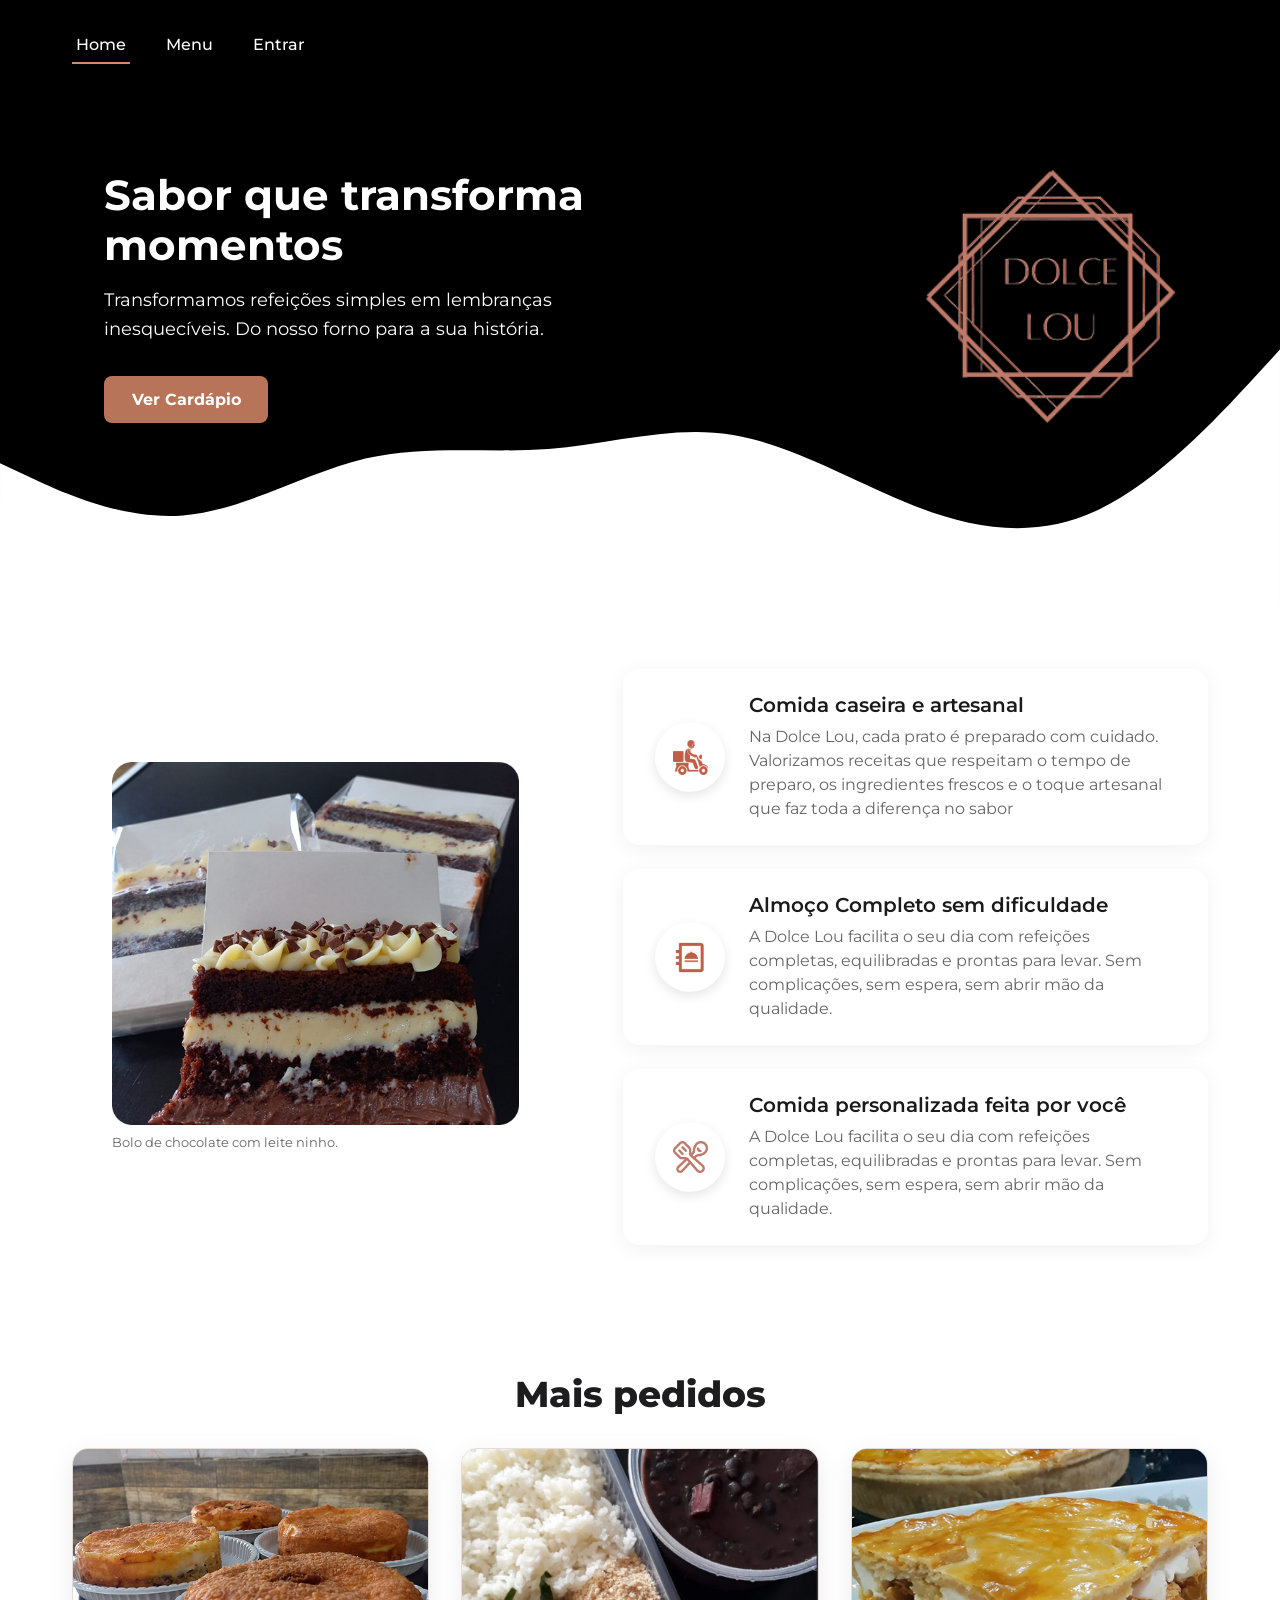
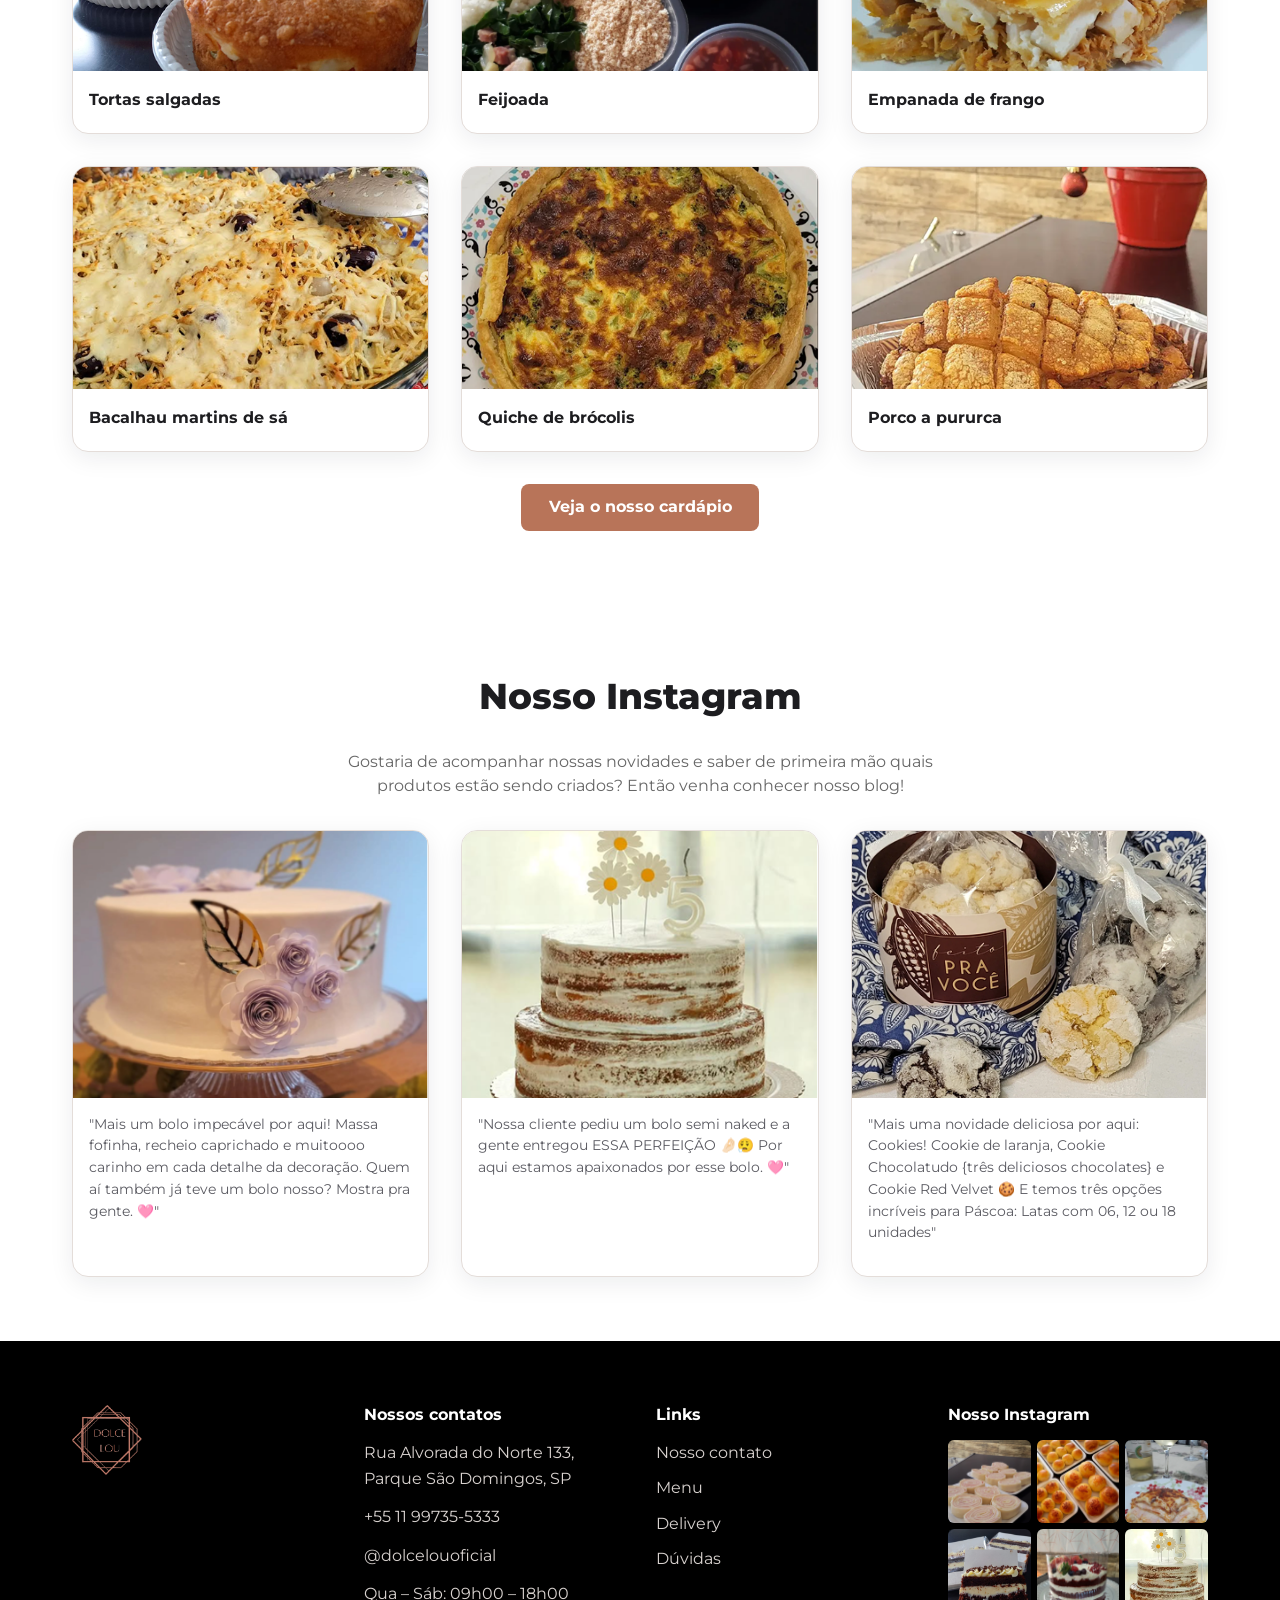
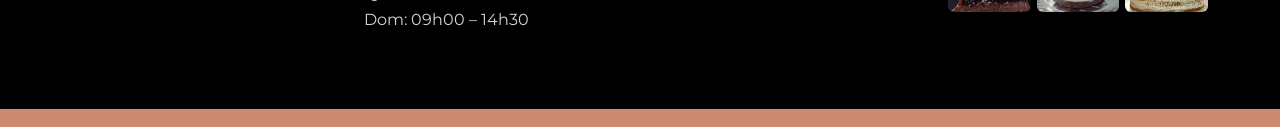
<file: src/main/resources/static/index.html>
<!DOCTYPE html>
<html lang="pt-BR">

<head>
  <meta charset="UTF-8">
  <meta name="viewport" content="width=device-width, initial-scale=1.0">
  <title>Dolce Lou | Página Inicial</title>
  <meta name="description"
    content="Dolce Lou: comida caseira e artesanal, salgados, massas e bolos sob encomenda em São Domingos, SP.">


  <link rel="preconnect" href="https://fonts.googleapis.com">
  <link rel="preconnect" href="https://fonts.gstatic.com" crossorigin>
  <link href="https://fonts.googleapis.com/css2?family=Montserrat:wght@400;500;700;800&display=swap" rel="stylesheet">

  <link rel="stylesheet" href="style.css">
</head>

<body>

  <a class="pular-conteudo" href="#conteudo">Pular para o conteúdo</a>


  <header class="header-onda">

    <nav class="navbar-onda nav public-nav container" aria-label="Navegação principal">
      <ul class="menu-onda nav__lista">
        <li><a class="nav__link" href="index.html" aria-current="page">Home</a></li>
        <li><a class="nav__link" href="cardapio.html">Menu</a></li>

        <li id="nav-item-conta"><a class="nav__link" href="login.html" id="nav-link-entrar">Entrar</a></li>
        <li id="nav-item-sair" hidden><button type="button" class="nav__link botao-sair-onda" id="botao-sair">Sair</button></li>
      </ul>
    </nav>

    <div class="hero-onda">

      <div class="text-onda">
        <h1 id="hero-titulo">Sabor que transforma momentos</h1>
        <p>Transformamos refeições simples em lembranças inesquecíveis. Do nosso forno para a sua história.</p>
        <a class="botao botao--primario" href="cardapio.html" download>Ver Cardápio</a>
      </div>

      <div class="image-onda">
        <img src="fotinhas/logo (2).png" alt="Dolce Lou">
      </div>

    </div>

    <svg class="wave" viewBox="0 0 1440 320">
      <path fill="#ffffff"
        d="M0,160L34.3,176C68.6,192,137,224,206,218.7C274.3,213,343,171,411,154.7C480,139,549,149,617,144C685.7,139,754,117,823,128C891.4,139,960,181,1029,208C1097.1,235,1166,245,1234,213.3C1302.9,181,1371,107,1406,69.3L1440,32L1440,320L0,320Z">
      </path>
    </svg>

  </header>

  <main id="conteudo">
    
    <section class="secao container destaques" aria-labelledby="destaques-titulo">
      <h2 id="destaques-titulo" class="sr-apenas">Nossos diferenciais</h2>
      <figure>
        <img src="fotinhas/bolochoccreme.png"
          alt="Fatia de bolo de chocolate com cobertura cremosa servida em um prato escuro." loading="lazy">
        <figcaption class="texto-suave" style="font-size:.8rem;margin-top:.5rem">Bolo de chocolate com leite ninho.</figcaption>
      </figure>

      <ul class="destaques__lista">
        <li class="destaque">
          <span class="destaque__icone" aria-hidden="true">
            <img src="fotinhas/Icon2.png" alt="Ícone de entrega" class="destaque__imagem">
          </span>
          <div>
            <h3 class="destaque__titulo">Comida caseira e artesanal</h3>
            <p class="texto-suave">Na Dolce Lou, cada prato é preparado com cuidado. Valorizamos receitas que respeitam o tempo de preparo, os ingredientes frescos e o toque artesanal que faz toda a diferença no sabor</p>
          </div>
        </li>
      
        <li class="destaque">
          <span class="destaque__icone" aria-hidden="true">
            <img src="fotinhas/Icon3.png" alt="Ícone de cardápio" class="destaque__imagem">
          </span>
          <div>
            <h3 class="destaque__titulo">Almoço Completo sem dificuldade</h3>
            <p class="texto-suave">A Dolce Lou facilita o seu dia com refeições completas, equilibradas e prontas para levar. Sem complicações, sem espera, sem abrir mão da qualidade.</p>
          </div>
        </li>
      
        <li class="destaque">
          <span class="destaque__icone" aria-hidden="true">
            <img src="fotinhas/Icon1.png" alt="Ícone de talheres" class="destaque__imagem">
          </span>
          <div>
            <h3 class="destaque__titulo">Comida personalizada feita por você</h3>
            <p class="texto-suave">A Dolce Lou facilita o seu dia com refeições completas, equilibradas e prontas para levar. Sem complicações, sem espera, sem abrir mão da qualidade.</p>
          </div>
        </li>
      </ul>
    </section>


    <section class="secao container" aria-labelledby="mais-pedidos-titulo">
      <h2 id="mais-pedidos-titulo" class="titulo-secao">Mais pedidos</h2>

      <ul class="produtos-grade">

        <li>
            <button type="button" class="produto"
            data-imagem="fotinhas/tortas_salgadas.png">
            <img class="produto__imagem" src="fotinhas/tortas_salgadas.png"
              alt="Tortas salgadas" loading="lazy">
              <span class="produto__nome">Tortas salgadas</span>

          </button>
        </li>
        <li>
            <button type="button" class="produto"
            data-descricao="Folheados crocantes assados na hora, recheios de queijo e presunto."
            data-imagem="fotinhas/feijoada.png">
            <img class="produto__imagem" src="fotinhas/feijoada.png"
              alt="Feijoada" loading="lazy">
            <span class="produto__corpo">
              <span class="produto__nome">Feijoada</span>
              
            </span>
          </button>
        </li>
        <li>
            <button type="button" class="produto"
            data-descricao="Empanada de frango saborosa."
            data-imagem="fotinhas/empada_frango.png">
            <img class="produto__imagem" src="fotinhas/empada_frango.png"
              alt="Empanada de frango." loading="lazy">
            <span class="produto__corpo">
              <span class="produto__nome">Empanada de frango</span>
             
            </span>
          </button>
        </li>
        <li>
            <button type="button" class="produto"
            data-descricao="Delicioso bacalhau martins de sá"
            data-imagem="fotinhas/bacalhau.png">
            <img class="produto__imagem" src="fotinhas/bacalhau.png"
              alt="Bacalhau martins de sá." loading="lazy">
            <span class="produto__corpo">
              <span class="produto__nome">Bacalhau martins de sá</span>
             
            </span>
          </button>
        </li>
        <li>
            <button type="button" class="produto"
            data-descricao="Quiche de massa amanteigada com recheio de brócolis e queijo."
            data-imagem="fotinhas/brocolis.png">
            <img class="produto__imagem" src="fotinhas/brocolis.png" alt="Quiche de brócolis recém-assada."
              loading="lazy">
            <span class="produto__corpo">
              <span class="produto__nome">Quiche de brócolis</span>
              
            </span>
          </button>
        </li>
        <li>
            <button type="button" class="produto">
            <img class="produto__imagem" src="fotinhas/pururuca.png" alt="Delicioso prato porco a pururuca"
              loading="lazy">
            <span class="produto__corpo">
              <span class="produto__nome">Porco a pururca</span>
              
            </span>
          </button>
        </li>
      </ul>

      <p class="centralizar"><a class="botao botao--primario" href="cardapio.html">Veja o nosso cardápio</a></p>
    </section>

    
    <section class="secao container" aria-labelledby="instagram-titulo">
      <h2 id="instagram-titulo" class="titulo-secao">Nosso Instagram</h2>
      <p class="centralizar texto-suave" style="max-width:640px;margin:0 auto 2rem">
        Gostaria de acompanhar nossas novidades e saber de primeira mão quais produtos estão sendo criados? Então venha conhecer nosso blog! 
      </p>

      <ul class="instagram-grade">
        <li class="post">
          <img class="post__imagem" src="fotinhas/unsplash_WBMi3TLZdZc.png"
            alt="bolo co decoração florida" loading="lazy">
          <p class="post__legenda">"Mais um bolo impecável por aqui!
Massa fofinha, recheio caprichado e muitoooo carinho em cada detalhe da decoração.

Quem aí também já teve um bolo nosso? Mostra pra gente. 🩷"</p>
        </li>
        <li class="post">
          <img class="post__imagem" src="fotinhas/unsplash_WBMi3TLZdZc (1).png"
            alt="Bolo decorado com enfeites de margarida" loading="lazy">
          <p class="post__legenda">"Nossa cliente pediu um bolo semi naked e a gente entregou ESSA PERFEIÇÃO 🤌🏻😮‍💨

Por aqui estamos apaixonados por esse bolo. 🩷"</p>
        </li>
        <li class="post">
          <img class="post__imagem" src="fotinhas/unsplash_WBMi3TLZdZc (2).png" alt="Bandeja de salgados variados dourados."
            loading="lazy">
          <p class="post__legenda">"Mais uma novidade deliciosa por aqui: Cookies!

Cookie de laranja, Cookie Chocolatudo {três deliciosos chocolates} e Cookie Red Velvet 🍪

E temos três opções incríveis para Páscoa: Latas com 06, 12 ou 18 unidades"</p>
        </li>
      </ul>
    </section>
  </main>

  <footer class="rodape">
    <div class="container rodape__grade">
      <div>
        <a class="logo logo--rodape" href="index.html" aria-label="Dolce Lou" style="color: var(--cor-terracota)">
          <img src="fotinhas/logo (2).png" alt="Dolce Lou" width="70" height="70">
        </a>
      </div>

      <div>
        <h2 class="rodape__titulo">Nossos contatos</h2>
        <address style="font-style:normal">
          <p class="rodape__contato">
            
            <span>Rua Alvorada do Norte 133, Parque São Domingos, SP</span>
          </p>
          <p class="rodape__contato">
            
            <a class="rodape__link" href="tel:+5511997355333">+55 11 99735-5333</a>
          </p>
          <p class="rodape__contato">
           
            <span>@dolcelouoficial</span>
          </p>
          <p class="rodape__contato">
            
            <span>Qua – Sáb: 09h00 – 18h00<br>Dom: 09h00 – 14h30</span>
          </p>
        </address>
      </div>

      <nav aria-label="Links do rodapé">
        <h2 class="rodape__titulo">Links</h2>
        <ul class="rodape__lista">
          <li><a class="rodape__link" href="#">Nosso contato</a></li>
          <li><a class="rodape__link" href="cardapio.html">Menu</a></li>
          <li><a class="rodape__link" href="#">Delivery</a></li>
          <li><a class="rodape__link" href="#">Dúvidas</a></li>
        </ul>
      </nav>

      <div>
        <h2 class="rodape__titulo">Nosso Instagram</h2>
        <div class="rodape__instagram">
          <img src="fotinhas/unsplash_PxJ9zkM2wdA.png" alt="Produtos da dolce lou" loading="lazy">
          <img src="fotinhas/unsplash_idTwDKt2j2o.png" alt="Produtos da dolce lou" loading="lazy">
          <img src="fotinhas/unsplash__79ZJS8pV70.png" alt="Produtos da dolce lou" loading="lazy">
          <img src="fotinhas/bolochoccreme.png" alt="Produtos da dolce lou" loading="lazy">
          <img src="fotinhas/unsplash_jeiqzOgwwKU.png" alt="Produtos da dolce lou" loading="lazy">
          <img src="fotinhas/unsplash_WBMi3TLZdZc (1).png" alt="Produtos da dolce lou" loading="lazy">
        </div>
      </div>
    </div>
    <div class="rodape__faixa" aria-hidden="true"></div>
  </footer>

 
  <div class="modal" id="modal-compra" role="dialog" aria-modal="true" aria-labelledby="compra-nome" hidden>
    <div class="modal__fundo" tabindex="-1"></div>
    <div class="modal__caixa">
      <button type="button" class="modal__fechar" aria-label="Fechar janela de compra">×</button>
      <div class="compra__corpo">
        <h2 class="compra__nome" id="compra-nome">Produto</h2>
        <p class="compra__descricao"></p>
        <p class="compra__preco-base">R$ 0,00 / kg</p>

        <fieldset class="compra__opcoes" style="border:0;padding:0;margin:0">
          <legend class="sr-apenas">Forma de venda</legend>
          <button type="button" class="opcao-peso" data-unidade="kg" aria-pressed="true">Por kg</button>
          <button type="button" class="opcao-peso" data-unidade="un" aria-pressed="false" hidden>Por unidade</button>
        </fieldset>

        <div class="compra__quantidade">
          <span class="compra__quantidade-rotulo" id="rotulo-qtd">Quantidade (kg)</span>
          <div class="contador" role="group" aria-labelledby="rotulo-qtd">
            <button type="button" class="contador__botao contador__menos" aria-label="Diminuir quantidade">−</button>
            <output class="contador__valor" aria-live="polite">0,5 kg</output>
            <button type="button" class="contador__botao contador__mais" aria-label="Aumentar quantidade">+</button>
          </div>
        </div>

        <div class="compra__total">
          <span>Total</span>
          <span class="compra__total-valor">R$ 0,00</span>
        </div>

        <button type="button" class="botao botao--primario botao--bloco compra__adicionar" style="margin-top:1rem">
          Adicionar ao carrinho
        </button>
      </div>
    </div>
  </div>

  <div id="avisos" class="sr-apenas" role="status" aria-live="polite"></div>

</body>

</html>
</file>
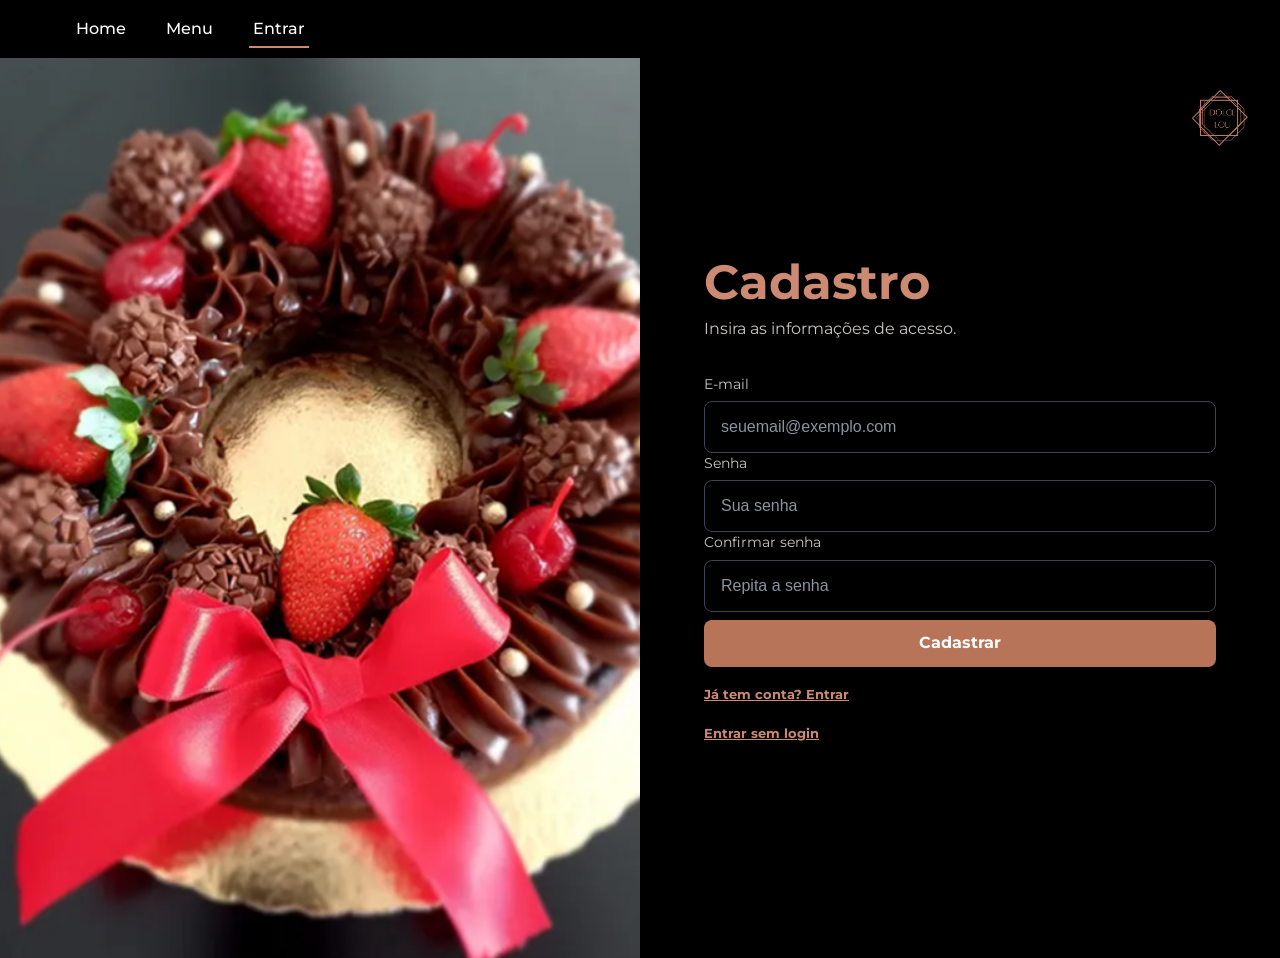
<file: src/main/resources/static/admin-cadastro.html>
<!DOCTYPE html>
<html lang="pt-BR">

<head>
  <meta charset="UTF-8">
  <meta name="viewport" content="width=device-width, initial-scale=1.0">
  <title>Cadastro | Dolce Lou</title>
  <meta name="description" content="Cadastro de contas de acesso da Dolce Lou.">

  <link rel="preconnect" href="https://fonts.googleapis.com">
  <link rel="preconnect" href="https://fonts.gstatic.com" crossorigin>
  <link href="https://fonts.googleapis.com/css2?family=Montserrat:wght@400;500;700;800&display=swap" rel="stylesheet">
  <link rel="stylesheet" href="style.css">
</head>

<body>
  <a class="pular-conteudo" href="#conteudo">Pular para o conteúdo</a>

  <div class="painel">

    <!-- barrinha do lado-->
    <header class="painel-lateral">
      <a class="painel-lateral__logo logo" href="dashboard.html" aria-label="Dolce Lou — painel">
        <img src="fotinhas/logo (2).png" alt="Dolce Lou" width="56" height="56">
      </a>
      <nav class="painel-nav" aria-label="Menu do painel">
        <a class="painel-nav__link" href="admin-cardapio.html">Menu</a>
        <a class="painel-nav__link" href="admin-pedidos.html">Pedidos</a>
        <a class="painel-nav__link" href="admin-cadastro.html" aria-current="page">Cadastro</a>
        <a class="painel-nav__link" href="dashboard.html">BI</a>
      </nav>
      <div class="painel-lateral__sair">
        <a class="painel-nav__link" href="login.html">Sair</a>
      </div>
    </header>
    

    <!-- conteudo  -->
    <main class="painel-conteudo" id="conteudo">
      <div class="painel-cabecalho">
        <div>
          <h1 class="painel-cabecalho__titulo">Cadastro</h1>
          <p class="texto-suave">Cadastre novas contas de acesso (funcionários ou clientes).</p>
        </div>
      </div>

      <div class="painel-colunas">

        <form class="painel-formulario formulario" id="formulario-cadastro-conta" novalidate>
          <div class="campo">
            <label class="campo__rotulo" for="novo-email">E-mail</label>
            <input class="campo__entrada" type="email" id="novo-email" name="email" autocomplete="email"
              placeholder="pessoa@exemplo.com" required>
          </div>

          <div class="formulario__linha">
            <div class="campo">
              <label class="campo__rotulo" for="nova-senha">Senha</label>
              <input class="campo__entrada" type="password" id="nova-senha" name="senha" autocomplete="new-password"
                placeholder="Senha de acesso" required minlength="6">
            </div>

            <div class="campo">
              <label class="campo__rotulo" for="confirmar-nova-senha">Confirmar senha</label>
              <input class="campo__entrada" type="password" id="confirmar-nova-senha" name="confirmar_senha"
                autocomplete="new-password" placeholder="Repita a senha" required minlength="6">
            </div>
          </div>

          <div class="formulario__linha formulario__linha--rodape">
            <div class="campo">
              <label class="campo__rotulo" for="novo-tipo-conta">Tipo de conta</label>
              <select class="campo__entrada" id="novo-tipo-conta" name="acesso" required>
                <option value="FUNCIONARIO" selected>Funcionário</option>
                <option value="COMPRADOR">Cliente</option>
              </select>
            </div>

            <div class="campo">
              <span class="campo__rotulo" aria-hidden="true">&nbsp;</span>
              <button type="submit" class="botao botao--primario botao--bloco">Cadastrar conta</button>
            </div>
          </div>
        </form>

        <aside class="dashboard-card" aria-labelledby="cadastro-dicas-titulo">
          <h2 class="dashboard-card__titulo" id="cadastro-dicas-titulo">Tipos de conta</h2>
          <p class="texto-suave">Toda conta usa e-mail e senha únicos (o tipo escolhido define o que a pessoa consegue
            acessar).</p>
          <div class="indicadores">
            <div class="indicador">
              <span>
                <strong>Funcionário</strong><br>
                <span class="texto-suave" style="font-size:.85rem">Acessa o painel administrativo: Menu, Pedidos,
                  Cadastro e BI.</span>
              </span>
            </div>
            <div class="indicador">
              <span>
                <strong>Cliente</strong><br>
                <span class="texto-suave" style="font-size:.85rem">Acessa a loja para comprar e acompanhar os próprios
                  pedidos.</span>
              </span>
            </div>
          </div>
        </aside>
      </div>

      <!--
        anotaçãozinha: os dados q eu coloquei sao dados de demonstração. O AcessoEntity no backnd nn tem campo nome,
        por isso a listagem usa o e-mail como identificação da conta
      -->
      <section class="tabela-categoria" aria-labelledby="contas-titulo">
        <h2 class="tabela-categoria__titulo" id="contas-titulo">Contas cadastradas</h2>
        <div class="tabela-rolagem" tabindex="0" role="region" aria-label="Tabela de contas cadastradas, rolável">
          <table class="tabela">
            <caption class="sr-apenas">Lista de contas de acesso cadastradas</caption>
            <thead>
              <tr>
                <th scope="col">E-mail</th>
                <th scope="col">Tipo de conta</th>
                <th scope="col"><span class="sr-apenas">Ações</span></th>
              </tr>
            </thead>
            <tbody data-lista="contas">
              <tr class="tabela__estado"><td colspan="3">Carregando contas…</td></tr>
            </tbody>
          </table>
        </div>
      </section>
    </main>
  </div>

  <div id="avisos" class="sr-apenas" role="status" aria-live="polite"></div>
  <div id="notificacao" class="notificacao" role="status" aria-live="polite"></div>

  <script src="js/adm.js"></script>
</body>

</html>
</file>
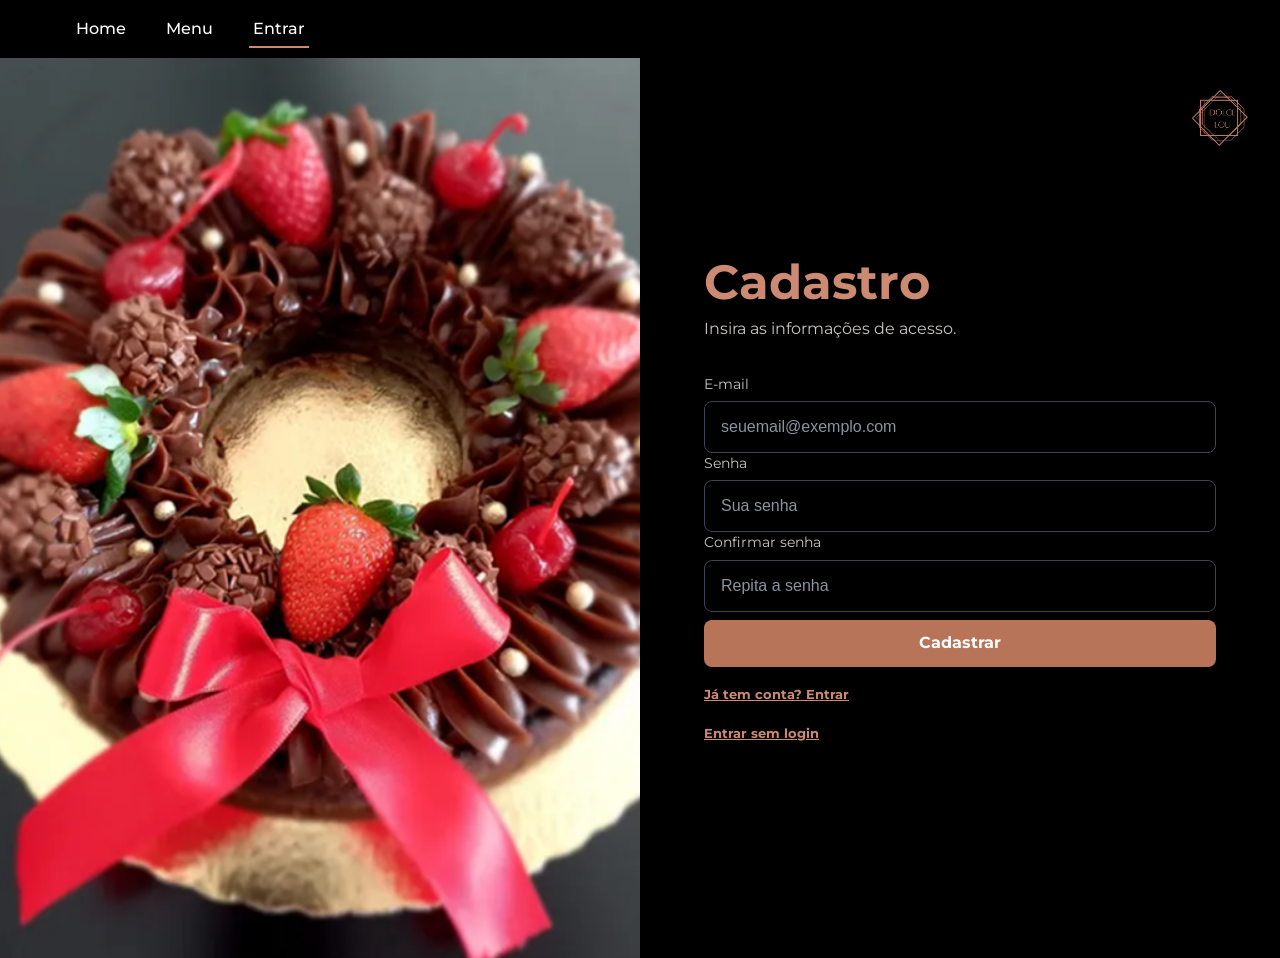
<file: src/main/resources/static/admin-cardapio.html>
<!DOCTYPE html>
<html lang="pt-BR">

<head>
  <meta charset="UTF-8">
  <meta name="viewport" content="width=device-width, initial-scale=1.0">
  <title>Menu | Dolce Lou</title>
  <meta name="description" content="Gerenciamento de produtos do cardápio da Dolce Lou.">

  <link rel="preconnect" href="https://fonts.googleapis.com">
  <link rel="preconnect" href="https://fonts.gstatic.com" crossorigin>
  <link href="https://fonts.googleapis.com/css2?family=Montserrat:wght@400;500;700;800&display=swap" rel="stylesheet">
  <link rel="stylesheet" href="style.css">
</head>

<body>
  <a class="pular-conteudo" href="#conteudo">Pular para o conteúdo</a>

  <div class="painel">

    <!-- barrinha q fica do lado -->
    <header class="painel-lateral">
      <a class="painel-lateral__logo logo" href="dashboard.html" aria-label="Dolce Lou — painel">
        <img src="fotinhas/logo (2).png" alt="Dolce Lou" width="56" height="56">
      </a>
      <nav class="painel-nav" aria-label="Menu do painel">
        <a class="painel-nav__link" href="admin-cardapio.html" aria-current="page">Menu</a>
        <a class="painel-nav__link" href="admin-pedidos.html">Pedidos</a>
        <a class="painel-nav__link" href="admin-cadastro.html">Cadastro</a>
        <a class="painel-nav__link" href="dashboard.html">BI</a>
      </nav>
      <div class="painel-lateral__sair">
        <a class="painel-nav__link" href="login.html">Sair</a>
      </div>
    </header>

    <!--conteudo -->
    <main class="painel-conteudo" id="conteudo">
      <div class="painel-cabecalho">
        <div>
          <h1 class="painel-cabecalho__titulo">Menu</h1>
          <p class="texto-suave">Veja seus dados, edite informações ou cadastre produtos.</p>
        </div>
        <div class="painel-cabecalho__acoes">
          <div class="filtro-wrap">
            <button type="button" class="botao botao--contorno js-abrir-filtro-produtos">Filtros</button>
            <div class="filtro-painel" id="filtro-produtos" hidden>
              <p class="filtro-painel__titulo">Mostrar categorias</p>
              <label class="filtro-painel__opcao">
                <input type="checkbox" value="secao-cat-bolos" checked>
                Bolos
              </label>
              <label class="filtro-painel__opcao">
                <input type="checkbox" value="secao-cat-salgados" checked>
                Salgados e tortas
              </label>
              <label class="filtro-painel__opcao">
                <input type="checkbox" value="secao-cat-massas" checked>
                Massas
              </label>
              <div class="filtro-painel__acoes">
                <button type="button" class="botao botao--contorno js-limpar-filtro" style="padding:.4rem .8rem;font-size:.85rem">Mostrar tudo</button>
              </div>
            </div>
          </div>
          <button type="button" class="botao botao--primario js-criar-produto">Criar produto</button>
        </div>
      </div>

      <!-- bólos -->
      <section class="tabela-categoria" id="secao-cat-bolos" aria-labelledby="cat-bolos">
        <h2 class="tabela-categoria__titulo" id="cat-bolos">Bolos</h2>
        <div class="tabela-rolagem" tabindex="0" role="region" aria-label="Tabela de bolos, rolável">
          <table class="tabela">
            <caption class="sr-apenas">Lista de bolos cadastrados</caption>
            <thead>
              <tr>
                <th scope="col">Nome</th>
                <th scope="col">Medida</th>
                <th scope="col">Preço</th>
                <th scope="col">Descrição</th>
                <th scope="col"><span class="sr-apenas">Ações</span></th>
              </tr>
            </thead>
            <tbody data-lista="bolos">
              <tr class="tabela__estado"><td colspan="5">Carregando produtos…</td></tr>
            </tbody>
          </table>
        </div>
      </section>

      <!-- salgados -->
      <section class="tabela-categoria" id="secao-cat-salgados" aria-labelledby="cat-salgados">
        <h2 class="tabela-categoria__titulo" id="cat-salgados">Salgados e tortas</h2>
        <div class="tabela-rolagem" tabindex="0" role="region" aria-label="Tabela de salgados e tortas, rolável">
          <table class="tabela">
            <caption class="sr-apenas">Lista de salgados e tortas cadastrados</caption>
            <thead>
              <tr>
                <th scope="col">Nome</th>
                <th scope="col">Medida</th>
                <th scope="col">Preço</th>
                <th scope="col">Descrição</th>
                <th scope="col"><span class="sr-apenas">Ações</span></th>
              </tr>
            </thead>
            <tbody data-lista="salgados">
              <tr class="tabela__estado"><td colspan="5">Carregando produtos…</td></tr>
            </tbody>
          </table>
        </div>
      </section>

      <!-- massa -->
      <section class="tabela-categoria" id="secao-cat-massas" aria-labelledby="cat-massas">
        <h2 class="tabela-categoria__titulo" id="cat-massas">Massas</h2>
        <div class="tabela-rolagem" tabindex="0" role="region" aria-label="Tabela de massas, rolável">
          <table class="tabela">
            <caption class="sr-apenas">Lista de massas cadastradas</caption>
            <thead>
              <tr>
                <th scope="col">Nome</th>
                <th scope="col">Medida</th>
                <th scope="col">Preço</th>
                <th scope="col">Descrição</th>
                <th scope="col"><span class="sr-apenas">Ações</span></th>
              </tr>
            </thead>
            <tbody data-lista="massas">
              <tr class="tabela__estado"><td colspan="5">Carregando produtos…</td></tr>
            </tbody>
          </table>
        </div>
      </section>
    </main>
  </div>


  <!-- pop-up de cadastro de produto (envia pro backend em js/adm.js) -->
  <div class="modal" id="modal-produto" role="dialog" aria-modal="true" aria-labelledby="produto-modal-titulo" hidden>
    <div class="modal__fundo" tabindex="-1"></div>
    <div class="modal__caixa">
      <button type="button" class="modal__fechar js-fechar-produto" aria-label="Fechar cadastro de produto">×</button>
      <div class="compra__corpo">
        <h2 id="produto-modal-titulo" style="margin-bottom:1rem">Novo produto</h2>
        <form class="formulario painel-formulario" id="formulario-produto" novalidate style="background:transparent;padding:0">
          <div class="campo">
            <label class="campo__rotulo" for="produto-nome">Nome</label>
            <input class="campo__entrada" type="text" id="produto-nome" name="nome" placeholder="Ex.: Bolo de cenoura" required>
          </div>
          <div class="formulario__linha">
            <div class="campo">
              <label class="campo__rotulo" for="produto-categoria">Categoria</label>
              <select class="campo__entrada" id="produto-categoria" name="categoria" required>
                <option value="bolo">Bolos</option>
                <option value="salgado">Salgados e tortas</option>
                <option value="massa">Massas</option>
              </select>
            </div>
            <div class="campo">
              <label class="campo__rotulo" for="produto-medida">Medida</label>
              <input class="campo__entrada" type="text" id="produto-medida" name="medida" placeholder="por kg / por unidade" required>
            </div>
          </div>
          <div class="campo">
            <label class="campo__rotulo" for="produto-preco">Preço (R$)</label>
            <input class="campo__entrada" type="number" id="produto-preco" name="preco" min="0" step="0.01" placeholder="0,00" required>
          </div>
          <div class="campo">
            <label class="campo__rotulo" for="produto-descricao">Descrição</label>
            <textarea class="campo__entrada" id="produto-descricao" name="descricao" rows="3" style="font:inherit" placeholder="Como é o produto"></textarea>
          </div>
          <div class="campo">
            <label class="campo__rotulo" for="produto-quantidade">Quantidade</label>
            <textarea class="campo__entrada" id="produto-quantidade" name="Quantidade" rows="3" style="font:inherit" placeholder="0"></textarea>
          </div>
          <p class="texto-suave" id="produto-erro" role="alert" style="min-height:1.4rem;font-size:.9rem"></p>
          <button type="submit" class="botao botao--primario botao--bloco">Cadastrar produto</button>
        </form>
      </div>
    </div>
  </div>

  <div id="avisos" class="sr-apenas" role="status" aria-live="polite"></div>

  <div id="notificacao" class="notificacao" role="status" aria-live="polite"></div>

  <script src="js/adm.js"></script>
  <script src="js/admin.js"></script>
</body>

</html>
</file>
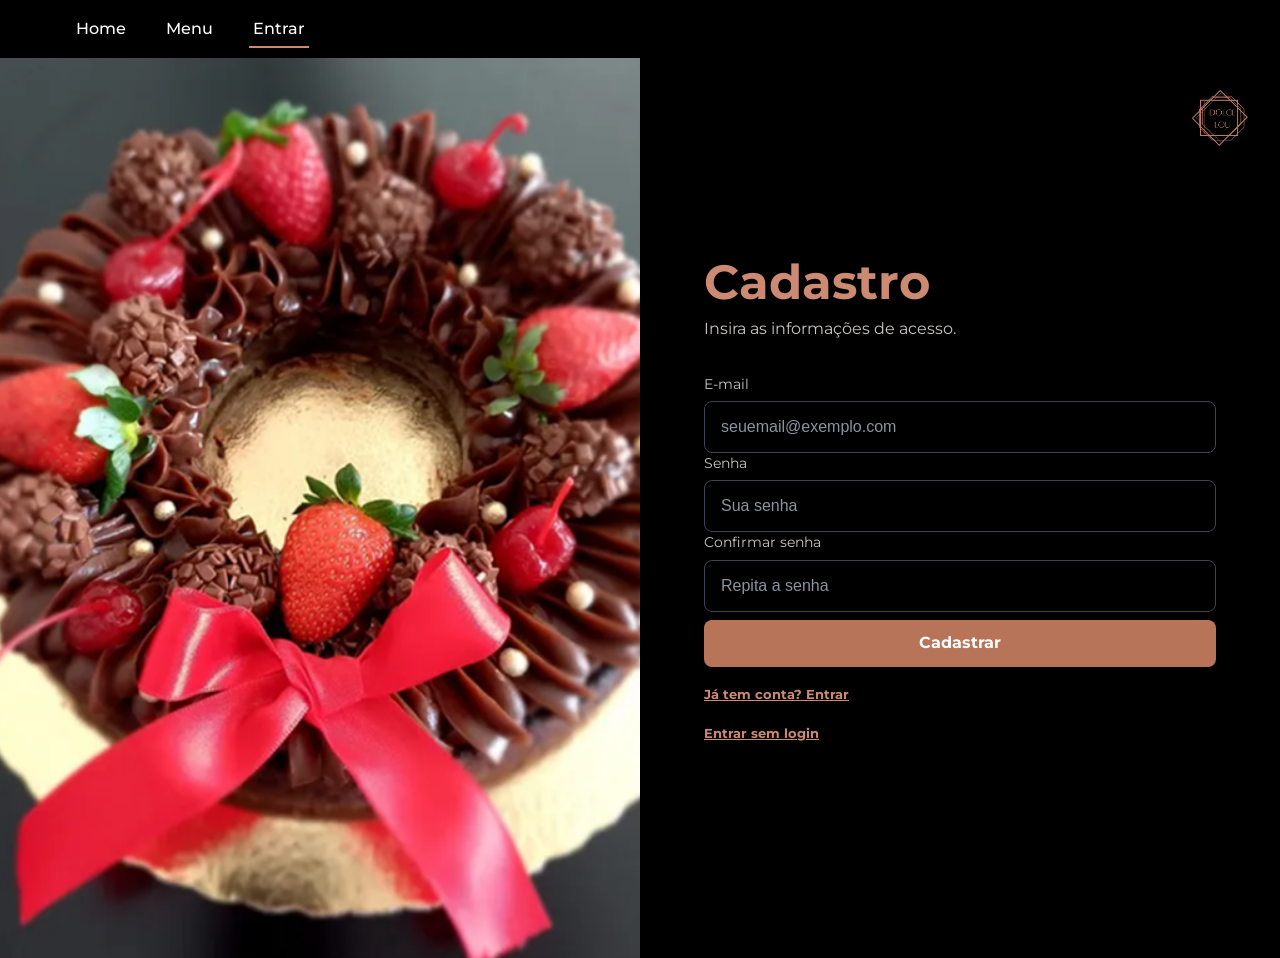
<file: src/main/resources/static/login.html>
<!DOCTYPE html>
<html lang="pt-BR">

<head>
  <meta charset="UTF-8">
  <meta name="viewport" content="width=device-width, initial-scale=1.0">
  <title>Cadastre-se | Dolce Lou</title>
  <meta name="description" content="Acesse ou crie sua conta na Dolce Lou.">

  <link rel="preconnect" href="https://fonts.googleapis.com">
  <link rel="preconnect" href="https://fonts.gstatic.com" crossorigin>
  <link href="https://fonts.googleapis.com/css2?family=Montserrat:wght@400;500;700;800&display=swap" rel="stylesheet">
  <link rel="stylesheet" href="style.css">
</head>

<body>
  <a class="pular-conteudo" href="#conteudo">Pular para o conteúdo</a>

  <header class="cabecalho">
    <div class="container cabecalho__interno">
      <nav class="nav public-nav" aria-label="Navegação principal">
        <ul class="nav__lista" id="menu-principal">
          <li><a class="nav__link" href="index.html">Home</a></li>
          <li><a class="nav__link" href="cardapio.html">Menu</a></li>
          <li><a class="nav__link" href="login.html" aria-current="page">Entrar</a></li>
        </ul>
      </nav>
    </div>
  </header>

  <main id="conteudo" class="login">
  
    <div class="login__figura" aria-hidden="true">
      <img src="fotinhas/bolologin.png" alt="">
    </div>

   
    <section class="login__painel" aria-labelledby="acesso-titulo">
      <a class="login__logo logo logo--pequeno" href="index.html" aria-label="Dolce Lou — página inicial">
        <img src="fotinhas/logo (2).png" alt="Logo da Dolce Lou" width="140" height="140">
      </a>

      <h1 class="login__titulo js-titulo-acesso" id="acesso-titulo">Cadastro</h1>
      <p class="login__subtitulo">Insira as informações de acesso.</p>

     
      <form id="loginForm">
        <div class="campo">
          <label class="campo__rotulo" for="email">E-mail</label>
          <input class="campo__entrada" type="email" id="email" name="email" autocomplete="email"
            placeholder="seuemail@exemplo.com" required>
        </div>

        <div class="campo">
          <label class="campo__rotulo" for="senha">Senha</label>
          <input class="campo__entrada" type="password" id="senha" name="senha" autocomplete="current-password"
            placeholder="Sua senha" required minlength="6">
        </div>

        <div class="campo campo--confirmar">
          <label class="campo__rotulo" for="confirmar-senha">Confirmar senha</label>
          <input class="campo__entrada" type="password" id="confirmar-senha" name="confirmar_senha"
            autocomplete="new-password" placeholder="Repita a senha" required minlength="6">
        </div>

        <button type="submit" class="botao botao--primario botao--bloco js-enviar-acesso"
          style="margin-top:.5rem">Cadastrar</button>

        <p class="login__alternar">
          <button type="button" class="js-alternar-login">Já tem conta? Entrar</button>
        </p>

        <p class="login__alternar">
          <button type="button" class="js-entrar-convidado">Entrar sem login</button>
        </p>
      </form>
    </section>
  </main>

  <div id="avisos" class="sr-apenas" role="status" aria-live="polite"></div>


  <script type="module" src="js/autenticacao.js"></script>
</body>

</html>
</file>
<file: src/main/resources/static/style.css>
:root {

--cor-escura: #000000;

--cor-escura-2: #000000;

--cor-terracota: #cc8a73;

--cor-terracota-media: #b87459;

--cor-terracota-cta: #b87459;

--cor-terracota-cta-hover: #b87459;


--cor-creme: #fdf6f3;
--cor-rosa-claro: #f7e9e4;

--cor-rosa-suave: #faece8;

--cor-rosa-sidebar: #ddb8ae;

--cor-branco: #ffffff;
--cor-cinza-claro: #f5f5f6;
--cor-borda: #e4ddd9;


--cor-texto: #1d1d20;
--cor-texto-suave: #5b5b62;
--cor-texto-claro: #ffffff;


--cor-editar: #2e7d32;

--cor-excluir: #c62828;

--cor-foco: #1d6fd6;



--fonte-base: 'Montserrat', -apple-system, BlinkMacSystemFont, 'Segoe UI', sans-serif;


--esp-xs: .5rem;
--esp-sm: 1rem;
--esp-md: 2rem;
--esp-lg: 4rem;
--esp-xl: 6rem;


--largura-conteudo: 1200px;
--raio-sm: 8px;
--raio-md: 16px;
--raio-lg: 28px;

--sombra-card: 0 6px 24px rgba(16, 26, 40, .08);
}

*,
*::before,
*::after {
box-sizing: border-box;
}

html {
scroll-behavior: smooth;
}

body {
margin: 0;
font-family: var(--fonte-base);
font-size: 16px;
line-height: 1.6;
color: var(--cor-texto);
background: var(--cor-branco);
-webkit-font-smoothing: antialiased;
}

img {
display: block;
max-width: 100%;
height: auto;

}

a {
color: inherit;
}

ul {
list-style: none;
margin: 0;
padding: 0;
}

button {
font-family: inherit;
cursor: pointer;
}



h1,
h2,
h3,
h4 {
margin: 0 0 var(--esp-sm);
line-height: 1.2;
font-weight: 700;
}

h1 {
font-size: clamp(2rem, 4vw, 3rem);
}

h2 {
font-size: clamp(1.6rem, 3vw, 2.25rem);
}

h3 {
font-size: 1.15rem;
}

p {
margin: 0 0 var(--esp-sm);
}

.titulo-secao {
text-align: center;
font-weight: 800;
margin-bottom: var(--esp-md);
}

.texto-suave {
color: var(--cor-texto-suave);
}

.pular-conteudo {
position: absolute;
left: var(--esp-sm);
top: -100px;
z-index: 999;
padding: .75rem 1.25rem;
background: var(--cor-escura);
color: var(--cor-texto-claro);
border-radius: var(--raio-sm);
transition: top .2s ease;
}

.pular-conteudo:focus {
top: var(--esp-sm);
}

.sr-apenas {
position: absolute !important;
width: 1px;
height: 1px;
padding: 0;
margin: -1px;
overflow: hidden;
clip: rect(0 0 0 0);
white-space: nowrap;
border: 0;
}

:focus-visible {
outline: 3px solid var(--cor-foco);
outline-offset: 2px;
border-radius: 4px;
}

@media (prefers-reduced-motion: reduce) {

*,
*::before,
*::after {
animation-duration: .001ms !important;
transition-duration: .001ms !important;
scroll-behavior: auto !important;
}
}

.container {
width: 100%;
max-width: var(--largura-conteudo);
margin-inline: auto;
padding-inline: var(--esp-md);
}

.secao {
padding-block: var(--esp-lg);
}

.cabecalho {
background: var(--cor-escura);
color: var(--cor-texto-claro);
}

.cabecalho__interno {
display: flex;
align-items: center;
justify-content: flex-end;
gap: var(--esp-lg);
padding-block: var(--esp-sm);
}

.cabecalho__direita {
  display: flex;
  justify-content: flex-end;
  width: 100%;
}

.nav__lista {
display: flex;
gap: var(--esp-md);
align-items: center;
}

/* Cabeçalho público compartilhado entre Home, Menu e Entrar. */
.public-nav {
  width: 100%;
  display: flex;
  justify-content: flex-start;
}

.public-nav .nav__lista {
  justify-content: flex-start;
  margin: 0;
  padding-inline: 0;
}

.nav__botao-sair {
background: none;
border: 0;
color: inherit;
font: inherit;
cursor: pointer;
}

.nav__usuario {
font-weight: 700;
color: var(--cor-terracota);
}

.nav__link {
text-decoration: none;
font-weight: 500;
padding: .5rem .25rem;
border-bottom: 2px solid transparent;
}

.nav__link:hover,
.nav__link[aria-current="page"] {
border-bottom-color: var(--cor-terracota);
}

.nav__alternador {
display: none;
background: none;
border: 0;
color: inherit;
padding: .5rem;
}

.nav__alternador svg {
width: 28px;
height: 28px;
}

.header-onda {
position: relative;
background: black;
color: white;
padding: var(--esp-sm) 0 150px;
width: 100%;
overflow: hidden;
}

.navbar-onda {
padding-block: 0;
}

.header-onda > .navbar-onda {
  justify-content: flex-start;
}

.menu-onda {
display: flex;
list-style: none;
align-items: center;
gap: var(--esp-md);
margin: 0;
padding: var(--esp-sm) 0;
}

/* A home usa o mesmo cabeçalho das demais páginas, mantendo a navegação visível. */
.header-onda .nav__lista {
display: flex;
position: static;
flex-direction: row;
background: transparent;
padding: var(--esp-sm) 0;
}

.menu-onda a {
color: white;
text-decoration: none;
padding: .5rem .25rem;
border-bottom: 2px solid transparent;
}

.menu-onda a:hover,
.menu-onda a[aria-current="page"] {
border-bottom-color: var(--cor-terracota);
}

.botao-sair-onda {
background: none;
border: 0;
color: white;
font: inherit;
cursor: pointer;
padding: .5rem .25rem;
}

.nav__usuario {
font-weight: 700;
color: var(--cor-terracota);
}

.hero-onda {
display: flex;
align-items: center;
justify-content: space-between;
flex-wrap: wrap;
max-width: var(--largura-conteudo);
margin-inline: auto;
padding: var(--esp-xl) var(--esp-lg) var(--esp-md);
gap: var(--esp-lg);
}

.text-onda {
max-width: 500px;
}

.text-onda h1 {
font-size: 42px;
margin-bottom: var(--esp-sm);
}

.text-onda p {
font-size: 18px;
margin-bottom: var(--esp-md);
color: white;
}

.image-onda img {
width: 250px;
max-width: 100%;
display: block;
background: transparent;
object-fit: contain;
}

.button-onda {
  display: inline-block;
  background: #BF7969;
  color: white;
  padding: 20px 25px;
  font-size: 18px;
  font-weight: 600;
  border: none;
  border-radius: 25px;
  text-decoration: none;
  position: relative;
  z-index: 999;
}

.wave {
position: absolute;
bottom: 0;
left: 0;
width: 100%;
}

@media (max-width: 720px) {
.navbar-onda {
padding-inline: var(--esp-md);
}

.hero-onda {
padding: var(--esp-lg) var(--esp-md) var(--esp-sm);
justify-content: center;
text-align: center;
}

.text-onda {
max-width: 100%;
}

.image-onda {
margin-inline: auto;
}
}

.rodape {
background: var(--cor-escura);
color: var(--cor-texto-claro);
}

.rodape__grade {
display: grid;
grid-template-columns: repeat(4, 1fr);
gap: var(--esp-md);
padding-block: var(--esp-lg);
text-align: left;
}

.rodape__titulo {
font-size: 1rem;
margin-bottom: var(--esp-sm);
}

.rodape__lista li {
margin-bottom: .6rem;
}

.rodape__link {
text-decoration: none;
color: #d8d2cf;
}

.rodape__link:hover {
color: var(--cor-terracota);
text-decoration: underline;
}

.rodape__contato {
display: flex;
gap: .6rem;
margin-bottom: .8rem;
color: #d8d2cf;
}

.rodape__contato svg {
width: 18px;
height: 18px;
flex-shrink: 0;
margin-top: 3px;
}

.rodape__instagram {
display: grid;
grid-template-columns: repeat(3, 1fr);
gap: 6px;
}

.rodape__instagram img {
aspect-ratio: 1;
object-fit: cover;
border-radius: 6px;
}

.rodape__faixa {
height: 18px;
background: var(--cor-terracota);
}


.logo {
display: inline-flex;
align-items: center;
gap: .5rem;
}

.logo svg {
width: 92px;
height: 92px;
}

.logo--pequeno svg {
width: 56px;
height: 56px;
}


.logo img {
background: transparent;
object-fit: contain;
width: 92px;
height: 92px;
}

.logo--pequeno img {
width: 56px;
height: 56px;
}

.logo--grande img {
width: 240px;
height: 240px;
}

.logo--rodape img {
width: 70px;
height: 70px;
}

.painel-lateral__logo img {
width: 56px;
height: 56px;
background: transparent;
object-fit: contain;
}

.login__logo img {
background: transparent;
object-fit: contain;
}



.botao {
display: inline-flex;
align-items: center;
justify-content: center;
gap: .5rem;
padding: .85rem 1.6rem;
border: 2px solid transparent;
border-radius: var(--raio-sm);
font-weight: 700;
font-size: 1rem;
text-decoration: none;
line-height: 1;
transition: background-color .2s ease, color .2s ease, transform .1s ease;
}

.botao:active {
transform: translateY(1px);
}


.botao--primario {
background: var(--cor-terracota-cta);
color: var(--cor-texto-claro);
}

.botao--primario:hover {
background: var(--cor-terracota-cta-hover);
}


.botao--contorno {
background: transparent;
color: var(--cor-terracota-cta);
border-color: var(--cor-terracota-cta);
}

.botao--contorno:hover {
background: var(--cor-terracota-cta);
color: var(--cor-texto-claro);
}


.botao--escuro {
background: var(--cor-escura);
color: var(--cor-texto-claro);
}

.botao--escuro:hover {
background: var(--cor-escura-2);
}

.botao--bloco {
width: 100%;
}



.hero {
background: var(--cor-escura);
color: var(--cor-texto-claro);
position: relative;
}

.hero__interno {
display: grid;
grid-template-columns: 1fr 1fr;
align-items: center;
gap: var(--esp-md);
padding-block: var(--esp-xl);
}

.hero__texto {
max-width: 30rem;
}

.hero__sobretitulo {
color: var(--cor-terracota);
font-weight: 700;
text-transform: none;
margin-bottom: .25rem;
}

.hero__figura {
display: flex;
justify-content: center;
}

.hero__figura img {
border-radius: var(--raio-md);
}


.banner-pagina {
background: var(--cor-escura) center / cover no-repeat;
color: var(--cor-texto-claro);
text-align: center;
padding-block: var(--esp-xl);
}

.banner-pagina__titulo {
font-size: clamp(2.2rem, 5vw, 3.4rem);
margin: 0;
}





.destaques {
display: grid;
grid-template-columns: 1fr 1.2fr;
gap: var(--esp-lg);
align-items: center;
}

.destaques__lista {
  display: flex;
  flex-direction: column;
  gap: 1.5rem;
  list-style: none;
  padding: 0;
}

.destaque {
  display: flex;
  align-items: center;
  gap: 1.5rem;
  background: var(--cor-branco, #ffffff);
  border-radius: 16px;
  padding: 1.5rem 2rem;
  box-shadow: 0px 4px 20px rgba(0, 0, 0, 0.06);
}

.destaque__icone {
  width: 70px;
  height: 70px;
  min-width: 70px; 
  border-radius: 50%;
  background: #ffffff;
  display: flex;
  align-items: center;
  justify-content: center;
  box-shadow: 0px 4px 12px rgba(0, 0, 0, 0.1);
}

.destaque__imagem {
  width: 35px;
  height: 35px;
  object-fit: contain;
}

.destaque__titulo {
  font-size: 1.25rem;
  font-weight: 600;
  margin-bottom: 0.5rem;
  color: #1a1a1a;
}

.texto-suave {
  margin: 0;
  color: #666666;
  line-height: 1.5;
}


.produtos-grade {
display: grid;
grid-template-columns: repeat(3, 1fr);
gap: var(--esp-md);
margin-bottom: var(--esp-md);
}


.produto {
border: 1px solid var(--cor-borda);
border-radius: var(--raio-md);
overflow: hidden;
background: var(--cor-branco);
box-shadow: var(--sombra-card);
display: flex;
flex-direction: column;
text-align: left;
padding: 0;
transition: transform .15s ease, box-shadow .15s ease;
}

.produtos-grade > li {
  min-width: 0;
}

.produto {
  width: 100%;
  color: var(--cor-texto);
  font: inherit;
  cursor: pointer;
  text-align: left;
}

.produto:focus-visible {
  outline: 3px solid var(--cor-terracota);
  outline-offset: 3px;
}

.produto:hover {
transform: translateY(-4px);
box-shadow: 0 12px 30px rgba(16, 26, 40, .14);
}

.produto__imagem {
width: 100%;
aspect-ratio: 16 / 10;
object-fit: cover;
}

.produto__corpo {
padding: var(--esp-sm);
}

.produto__nome {
  font-size: 1rem;
  display: block;
  font-weight: 700;
  margin-bottom: .25rem;
}

.produto > .produto__nome {
  padding: var(--esp-sm);
}

.produto__preco {
color: var(--cor-terracota-cta);
font-weight: 700;
}

.centralizar {
text-align: center;
}


.instagram-grade {
display: grid;
grid-template-columns: repeat(3, 1fr);
gap: var(--esp-md);
}

.post {
border: 1px solid var(--cor-borda);
border-radius: var(--raio-md);
overflow: hidden;
background: var(--cor-branco);
box-shadow: var(--sombra-card);
}

.post__imagem {
aspect-ratio: 4 / 3;
object-fit: cover;
width: 100%;
}

.post__legenda {
padding: var(--esp-sm);
font-size: .85rem;
color: var(--cor-texto-suave);
}





.cardapio-hero__figura {
position: relative;
}

.cardapio-hero__blob {
position: absolute;
inset: 0;
background: var(--cor-terracota);
border-radius: 45% 55% 60% 40% / 55% 45% 55% 45%;
z-index: 0;
}

.cardapio-hero__figura img {
position: relative;
z-index: 1;
border-radius: 50%;
}


.categorias {
display: grid;
grid-template-columns: repeat(3, 1fr);
gap: var(--esp-md);
text-align: center;
}

.categoria__icone {
  width: 60px;
  height: 60px;
  object-fit: contain;
  margin: 0 auto 18px auto;
  display: block;
}

.categoria__titulo {
color: var(--cor-terracota-cta);
}


.banner-titulo {
background: var(--cor-escura);
text-align: center;
padding-block: var(--esp-md);
}

.banner-titulo__texto {
color: var(--cor-terracota);
font-size: clamp(2.5rem, 8vw, 5rem);
font-weight: 800;
margin: 0;
}


.menu-bloco {
padding-block: var(--esp-lg);
}

.menu-bloco__cabecalho {
text-align: center;
margin-bottom: var(--esp-md);
}

.menu-bloco__divisor {
max-width: 760px;
margin: var(--esp-sm) auto 0;
border: 0;
border-top: 1px solid var(--cor-borda);
}

.menu-lista {
display: grid;
grid-template-columns: 1fr 1fr;
gap: var(--esp-md) var(--esp-lg);
max-width: 900px;
margin-inline: auto;
}


.item-menu {
display: flex;
flex-direction: column;
align-items: flex-start;
justify-content: flex-start;
width: 100%;
padding: 0.75rem 0; 
background: transparent; 
border: none; 
border-radius: 0;
text-align: left;
cursor: pointer;
box-sizing: border-box;
}

.item-menu:hover {
transform: none;
box-shadow: none;
background: transparent;
}

.item-menu__nome {
display: block;
width: 100%;
font-family: 'Montserrat', sans-serif;
font-size: 1.1rem;
font-weight: 700;
color: var(--cor-texto, #1d1d20);
margin-bottom: 0.25rem;
}

.item-menu__descricao {
display: block;
width: 100%;
font-size: 0.9rem;
color: var(--cor-texto-suave, #5b5b62);
margin-bottom: 0.4rem;
}

.item-menu__preco {
display: block;
width: 100%;
font-size: 1.05rem;
font-weight: 800;
color: var(--cor-terracota-cta, #a05540);
}




.sobre-historia {
display: grid;
grid-template-columns: 1fr 1fr;
gap: var(--esp-md);
align-items: center;
}

.sobre-historia__imagens {
display: grid;
grid-template-columns: 1fr 1fr;
gap: var(--esp-sm);
align-items: center;
}

.sobre-historia__imagens img {
border-radius: var(--raio-md);
object-fit: cover;
}

.sobre-historia__imagens img:first-child {
grid-row: span 2;
height: 100%;
}

.sobre-escolher {
text-align: center;
}

.sobre-escolher__texto {
max-width: 720px;
margin: 0 auto var(--esp-md);
}

.sobre-escolher__imagem {
border-radius: var(--raio-md);
width: 100%;
aspect-ratio: 21/9;
object-fit: cover;
}


.equipe {
background: var(--cor-terracota-media);
color: var(--cor-texto-claro);
padding-top: var(--esp-lg);
}

.equipe__subtitulo {
text-align: center;
max-width: 520px;
margin: 0 auto var(--esp-md);
}

.equipe__grade {
display: grid;
grid-template-columns: repeat(4, 1fr);
gap: var(--esp-md);
transform: translateY(40px);
}

.membro {
background: var(--cor-branco);
color: var(--cor-texto);
border-radius: var(--raio-sm);
overflow: hidden;
box-shadow: var(--sombra-card);
}

.membro__imagem {
aspect-ratio: 1;
object-fit: cover;
width: 100%;
}

.membro__corpo {
padding: var(--esp-sm);
text-align: center;
}

.membro__nome {
margin: 0;
font-size: 1rem;
}

.membro__cargo {
color: var(--cor-texto-suave);
font-size: .85rem;
}


.depoimentos {
padding-top: calc(var(--esp-lg) + 40px);
text-align: center;
}

.depoimento {
max-width: 560px;
margin: var(--esp-md) auto 0;
background: var(--cor-branco);
border: 1px solid var(--cor-borda);
border-radius: var(--raio-md);
box-shadow: var(--sombra-card);
padding: var(--esp-lg) var(--esp-md) var(--esp-md);
position: relative;
}

.depoimento__avatar {
width: 84px;
height: 84px;
border-radius: 50%;
object-fit: cover;
position: absolute;
top: -42px;
left: 50%;
transform: translateX(-50%);
border: 4px solid var(--cor-branco);
}

.depoimento__aspas {
color: var(--cor-terracota);
font-size: 2rem;
font-weight: 800;
line-height: 1;
}

.depoimento__texto {
color: var(--cor-texto-suave);
}

.depoimento__estrelas {
color: var(--cor-terracota);
letter-spacing: 2px;
}

.depoimento__nome {
margin: .5rem 0 0;
}

.depoimento__papel {
color: var(--cor-texto-suave);
font-size: .85rem;
}



.login {
display: grid;
grid-template-columns: 1fr 1fr;
min-height: 100vh;
}

.login__figura {
background: var(--cor-escura-2);
}

.login__figura img {
width: 100%;
height: 100%;
object-fit: cover;
}

.login__painel {
background: var(--cor-escura);
color: var(--cor-texto-claro);
display: flex;
flex-direction: column;
justify-content: center;
padding: var(--esp-xl) var(--esp-lg);
position: relative;
}

.login__logo {
position: absolute;
top: var(--esp-md);
right: var(--esp-md);
color: var(--cor-terracota);
}

.login__titulo {
color: var(--cor-terracota);
margin-bottom: .25rem;
}

.login__subtitulo {
color: #c9c4c1;
margin-bottom: var(--esp-md);
}

.formulario {
display: grid;
gap: var(--esp-sm);
max-width: 420px;
}

.campo {
display: grid;
gap: .35rem;
}

.campo__rotulo {
font-size: .85rem;
color: #c9c4c1;
}

.campo__entrada {
width: 100%;
padding: 1rem;
border: 1px solid #3a4452;
border-radius: var(--raio-sm);
background: var(--cor-escura-2);
color: var(--cor-texto-claro);
font-size: 1rem;
}

.campo__entrada::placeholder {
color: #8a93a0;
}

.campo__entrada:focus-visible {
outline: 3px solid var(--cor-terracota);
outline-offset: 1px;
}

.login__alternar {
margin-top: var(--esp-sm);
font-size: .9rem;
color: #c9c4c1;
}

.login__alternar button {
background: none;
border: 0;
color: var(--cor-terracota);
font-weight: 700;
text-decoration: underline;
padding: 0;
}



.painel {
display: grid;
grid-template-columns: 260px 1fr;
min-height: 100vh;
}


.painel-lateral {
background: var(--cor-rosa-sidebar);
padding: var(--esp-md);
display: flex;
flex-direction: column;
}

.painel-lateral__logo {
color: var(--cor-escura);
margin-bottom: var(--esp-lg);
}

.painel-nav {
display: grid;
gap: 0;
}

.painel-nav__link {
display: block;
padding: var(--esp-sm) 0;
text-decoration: none;
color: #6f5a52;
font-weight: 500;
border-bottom: 1px solid rgba(16, 26, 40, .18);
}

.painel-nav__link[aria-current="page"] {
color: var(--cor-escura);
font-weight: 700;
}

.painel-nav__link:hover {
color: var(--cor-escura);
}

.painel-lateral__sair {
margin-top: auto;
}

.painel-lateral__sair .painel-nav__link {
border: 0;
}


.painel-conteudo {
padding: var(--esp-lg) var(--esp-md);
}

.painel-cabecalho {
display: flex;
align-items: flex-start;
justify-content: space-between;
gap: var(--esp-md);
flex-wrap: wrap;
margin-bottom: var(--esp-lg);
}

.painel-cabecalho__titulo {
font-size: clamp(2rem, 4vw, 3rem);
font-weight: 400;
margin: 0;
}

.painel-cabecalho__titulo strong {
color: var(--cor-terracota-cta);
font-weight: 700;
}

.painel-cabecalho__acoes {
display: flex;
gap: var(--esp-sm);
}


.dashboard-cards {
display: grid;
grid-template-columns: 1fr 1fr;
gap: var(--esp-md);
}

.dashboard-card {
background: var(--cor-rosa-suave);
border-radius: var(--raio-lg);
padding: var(--esp-md);
min-height: 360px;
}

.dashboard-card__titulo {
color: var(--cor-escura);
}


.indicadores {
display: grid;
gap: var(--esp-sm);
margin-top: var(--esp-sm);
}

.indicador {
display: flex;
justify-content: space-between;
align-items: center;
background: var(--cor-branco);
border-radius: var(--raio-md);
padding: var(--esp-sm) var(--esp-md);
}

.indicador__valor {
font-size: 1.6rem;
font-weight: 800;
color: var(--cor-terracota-cta);
}


.tabela-categoria {
margin-bottom: var(--esp-md);
}

.tabela-categoria__titulo {
background: var(--cor-rosa-sidebar);
color: var(--cor-escura);
padding: var(--esp-sm) var(--esp-md);
border-radius: var(--raio-sm);
margin: 0 0 -1px;
font-size: 1.1rem;
}

.tabela-rolagem {
border: 1px solid var(--cor-borda);
border-radius: var(--raio-sm);
max-height: 320px;
overflow: auto;
background: var(--cor-cinza-claro);
}

.tabela {
width: 100%;
border-collapse: collapse;
}

.tabela caption {
text-align: left;
padding: var(--esp-xs) var(--esp-md);
color: var(--cor-texto-suave);
}

.tabela th,
.tabela td {
padding: var(--esp-sm) var(--esp-md);
text-align: left;
border-bottom: 1px solid var(--cor-borda);
vertical-align: top;
}

.tabela thead th {
position: sticky;
top: 0;
background: var(--cor-cinza-claro);
z-index: 1;
}

.tabela__acoes {
text-align: right;
white-space: nowrap;
}

.botao-icone {
background: none;
border: 0;
padding: .35rem;
display: inline-grid;
place-items: center;
border-radius: var(--raio-sm);
}

.botao-icone svg {
width: 22px;
height: 22px;
}

.botao-icone--editar {
color: var(--cor-editar);

}

.botao-icone--excluir {
color: var(--cor-excluir);
}

.botao-icone--ver {
color: var(--cor-foco);
width: 40px;
height: 40px;
}

.botao-icone--cancelar {
color: var(--cor-excluir);
width: 40px;
height: 40px;
}

.botao-icone:hover {
background: rgba(0, 0, 0, .06);
}

.botao-icone:disabled {
opacity: .35;
cursor: not-allowed;
}

.botao-icone:disabled:hover {
background: none;
}


.selo {
display: inline-block;
padding: .3rem .8rem;
border-radius: 999px;
font-size: .8rem;
font-weight: 700;
white-space: nowrap;
}

.selo--pendente {
background: #fdecd2;
color: #8a5a00;
}

.selo--preparo {
background: #dbe8fc;
color: #1d4ed8;
}

.selo--pronto {
background: #dcf5e3;
color: #1e7d3c;
}

.selo--entregue {
background: #e6e6e6;
color: #4a4a4a;
}

.selo--cancelado {
background: #fbdada;
color: var(--cor-excluir);
}


.painel-formulario {
background: var(--cor-rosa-suave);
border-radius: var(--raio-lg);
padding: var(--esp-md);
}

.painel-formulario .campo__rotulo {
color: var(--cor-texto-suave);
}

.painel-formulario .campo__entrada {
background: var(--cor-branco);
border: 1px solid var(--cor-borda);
color: var(--cor-texto);
}

.painel-formulario .campo__entrada::placeholder {
color: #9c9691;
}

.painel-formulario .campo__entrada:focus-visible {
outline: 3px solid var(--cor-terracota-cta);
outline-offset: 1px;
}


.painel-colunas {
display: grid;
grid-template-columns: minmax(320px, 480px) 1fr;
gap: var(--esp-md);
align-items: start;
margin-bottom: var(--esp-lg);
}

@media (max-width: 900px) {
.painel-colunas {
grid-template-columns: 1fr;
}
}


.formulario__linha {
display: grid;
grid-template-columns: 1fr 1fr;
gap: var(--esp-sm);
}

@media (max-width: 480px) {
.formulario__linha {
grid-template-columns: 1fr;
}
}

.formulario__linha--rodape {
align-items: end;
}



.modal[hidden] {
display: none;
}

.modal {
position: fixed;
inset: 0;
z-index: 1000;
display: grid;
place-items: center;
padding: var(--esp-sm);
}

.modal__fundo {
position: absolute;
inset: 0;
background: rgba(16, 26, 40, .6);
}

.modal__caixa {
position: relative;
background: var(--cor-branco);
border-radius: var(--raio-md);
max-width: 560px;
width: 100%;
max-height: 90vh;
overflow: auto;
box-shadow: 0 20px 60px rgba(0, 0, 0, .3);
}

.modal__fechar {
position: absolute;
top: var(--esp-sm);
right: var(--esp-sm);
background: rgba(255, 255, 255, .9);
border: 1px solid var(--cor-borda);
width: 40px;
height: 40px;
border-radius: 50%;
display: grid;
place-items: center;
font-size: 1.2rem;
}


.compra {
display: none; 
position: fixed;
top: 0;
left: 0;
width: 100vw;
height: 100vh;
background-color: rgba(0, 0, 0, 0.6); 
z-index: 1000;
justify-content: center;
align-items: center;
padding: 1rem;
}

.compra.modal-compra--ativo {
display: flex;
}

.compra__dialogo {
background-color: var(--cor-branco);
border-radius: 16px;
padding: 2rem;
max-width: 450px;
width: 100%;
box-shadow: 0 10px 25px rgba(0,0,0,0.2);
position: relative;
max-height: 90vh;
overflow-y: auto;
}

.compra__imagem {
width: 100%;
aspect-ratio: 16/9;
object-fit: cover;
border-radius: var(--raio-md) var(--raio-md) 0 0;
}

.compra__corpo {
padding: var(--esp-md);
}

.compra__nome {
margin-bottom: .25rem;
}

.compra__descricao {
color: var(--cor-texto-suave);
}

.compra__preco-base {
font-size: 1.25rem;
font-weight: 800;
color: var(--cor-terracota-cta);
}


.compra__opcoes {
display: flex;
gap: var(--esp-sm);
margin: var(--esp-sm) 0;
flex-wrap: wrap;
}

.opcao-peso {
border: 2px solid var(--cor-borda);
background: var(--cor-branco);
border-radius: var(--raio-sm);
padding: .6rem 1rem;
font-weight: 600;
}

.opcao-peso[aria-pressed="true"] {
border-color: var(--cor-terracota-cta);
background: var(--cor-rosa-claro);
}


.compra__quantidade {
display: flex;
align-items: center;
gap: var(--esp-sm);
margin: var(--esp-sm) 0;
}

.contador {
display: inline-flex;
align-items: center;
border: 1px solid var(--cor-borda);
border-radius: var(--raio-sm);
}

.contador__botao {
background: none;
border: 0;
width: 44px;
height: 44px;
font-size: 1.3rem;
}

.contador__valor {
min-width: 80px;
text-align: center;
border: 0;
font-size: 1rem;
font-weight: 700;
padding: .5rem;
}

.compra__total {
display: flex;
justify-content: space-between;
align-items: center;
border-top: 1px solid var(--cor-borda);
margin-top: var(--esp-sm);
padding-top: var(--esp-sm);
}

.compra__total-valor {
font-size: 1.4rem;
font-weight: 800;
}



.notificacao {
position: fixed;
bottom: var(--esp-md);
left: 50%;
transform: translateX(-50%) translateY(120%);
background: var(--cor-escura);
color: var(--cor-texto-claro);
padding: var(--esp-sm) var(--esp-md);
border-radius: var(--raio-sm);
box-shadow: var(--sombra-card);
z-index: 1100;
transition: transform .3s ease;
max-width: 90vw;
}

.notificacao--visivel {
transform: translateX(-50%) translateY(0);
}



@media (max-width: 980px) {

.hero__interno,
.destaques,
.sobre-historia,
.login {
grid-template-columns: 1fr;
}

.produtos-grade,
.instagram-grade,
.categorias {
grid-template-columns: repeat(2, 1fr);
}

.rodape__grade {
grid-template-columns: 1fr 1fr;
}

.equipe__grade {
grid-template-columns: repeat(2, 1fr);
transform: none;
}

.depoimentos {
padding-top: var(--esp-lg);
}


.painel {
grid-template-columns: 1fr;
}

.painel-lateral {
flex-direction: row;
flex-wrap: wrap;
align-items: center;
gap: var(--esp-sm);
}

.painel-lateral__logo {
margin: 0;
}

.painel-nav {
grid-auto-flow: column;
gap: var(--esp-sm);
}

.painel-nav__link {
border: 0;
}

.painel-lateral__sair {
margin: 0;
}

.dashboard-cards {
grid-template-columns: 1fr;
}


.nav__alternador {
display: inline-flex;
}

.nav__lista {
display: none;
position: absolute;
left: 0;
right: 0;
top: 100%;
flex-direction: column;
gap: 0;
background: var(--cor-escura);
padding: var(--esp-sm) var(--esp-md);
z-index: 50;
}

.nav[data-aberto="true"] .nav__lista {
display: flex;
}

.cabecalho__interno {
position: relative;
}
}


.espaco-imagem {
display: inline-flex;
flex-shrink: 0;
box-sizing: border-box;
border: 1px dashed #c9beb8;
border-radius: 4px;
background:
linear-gradient(45deg, transparent 45%, #c9beb8 45%, #c9beb8 55%, transparent 55%),
linear-gradient(-45deg, transparent 45%, #c9beb8 45%, #c9beb8 55%, transparent 55%),
var(--cor-cinza-claro);
background-size: 60% 60%, 60% 60%, 100% 100%;
background-position: center, center, center;
background-repeat: no-repeat;
}



.filtro-wrap {
position: relative;
display: inline-block;
}

.filtro-painel {
position: absolute;
top: calc(100% + .5rem);
right: 0;
z-index: 40;
min-width: 220px;
background: var(--cor-branco);
border: 1px solid var(--cor-borda);
border-radius: var(--raio-sm);
box-shadow: var(--sombra-card);
padding: var(--esp-sm);
}

.filtro-painel[hidden] {
display: none;
}

.filtro-painel__titulo {
font-weight: 700;
font-size: .9rem;
margin-bottom: .5rem;
}

.filtro-painel__opcao {
display: flex;
align-items: center;
gap: .5rem;
padding: .3rem 0;
font-size: .9rem;
}

.filtro-painel__acoes {
display: flex;
justify-content: space-between;
margin-top: .75rem;
gap: .5rem;
}


@media (max-width: 640px) {

.produtos-grade,
.instagram-grade,
.categorias,
.menu-lista,
.rodape__grade,
.equipe__grade {
grid-template-columns: 1fr;
}

.secao {
padding-block: var(--esp-md);
}
}

/* ===== fluxo do cliente: menu de escolhas e carrinho ===== */

.cabecalho__esquerda {
display: flex;
align-items: center;
gap: var(--esp-md);
}

.link-voltar {
display: inline-flex;
align-items: center;
gap: .4rem;
padding: .35rem .9rem;
border: 1px solid rgba(255, 255, 255, .35);
border-radius: 999px;
text-decoration: none;
color: var(--cor-texto-claro);
font-size: .9rem;
font-weight: 500;
white-space: nowrap;
}

.link-voltar:hover {
background: rgba(255, 255, 255, .12);
}

.link-voltar__seta {
font-size: 1.15rem;
line-height: 1;
}

.cabecalho__direita {
display: flex;
align-items: center;
gap: var(--esp-md);
}

.nav__carrinho {
position: relative;
display: inline-flex;
align-items: center;
padding: .25rem;
}

.nav__carrinho__contagem {
position: absolute;
top: -8px;
right: -12px;
min-width: 20px;
height: 20px;
padding: 0 5px;
border-radius: 999px;
background: var(--cor-terracota-cta);
color: var(--cor-texto-claro);
font-size: .7rem;
font-weight: 700;
display: inline-flex;
align-items: center;
justify-content: center;
}

.nav__carrinho__contagem[hidden] {
display: none;
}

.contador-linha {
display: inline-flex;
align-items: center;
gap: .35rem;
vertical-align: middle;
}

.contador-linha__botao {
width: 30px;
height: 30px;
border: 1px solid var(--cor-borda);
background: var(--cor-branco);
border-radius: var(--raio-sm);
font-size: 1rem;
line-height: 1;
cursor: pointer;
}

.contador-linha__botao:hover {
background: var(--cor-rosa-suave);
}

.contador-linha__valor {
width: 52px;
height: 30px;
text-align: center;
border: 1px solid var(--cor-borda);
border-radius: var(--raio-sm);
background: var(--cor-branco);
font: inherit;
font-size: .9rem;
}

.tabela__estado td {
text-align: center;
color: var(--cor-texto-suave);
padding: var(--esp-md);
}

.carrinho-resumo {
display: flex;
align-items: center;
justify-content: flex-end;
gap: var(--esp-md);
margin-top: var(--esp-md);
}

.carrinho-resumo__valor {
font-size: 1.5rem;
font-weight: 800;
color: var(--cor-terracota-cta);
}

.sucesso {
text-align: center;
padding: var(--esp-lg) var(--esp-md);
}

.sucesso__titulo {
font-size: 1.5rem;
margin-bottom: var(--esp-md);
}

.sucesso__icone {
width: 120px;
height: 120px;
border-radius: 50%;
margin: 0 auto var(--esp-md);
display: block;
}

.sucesso__rodape {
border-top: 1px solid var(--cor-borda);
padding-top: var(--esp-sm);
color: var(--cor-texto-suave);
font-size: .9rem;
}
</file>
